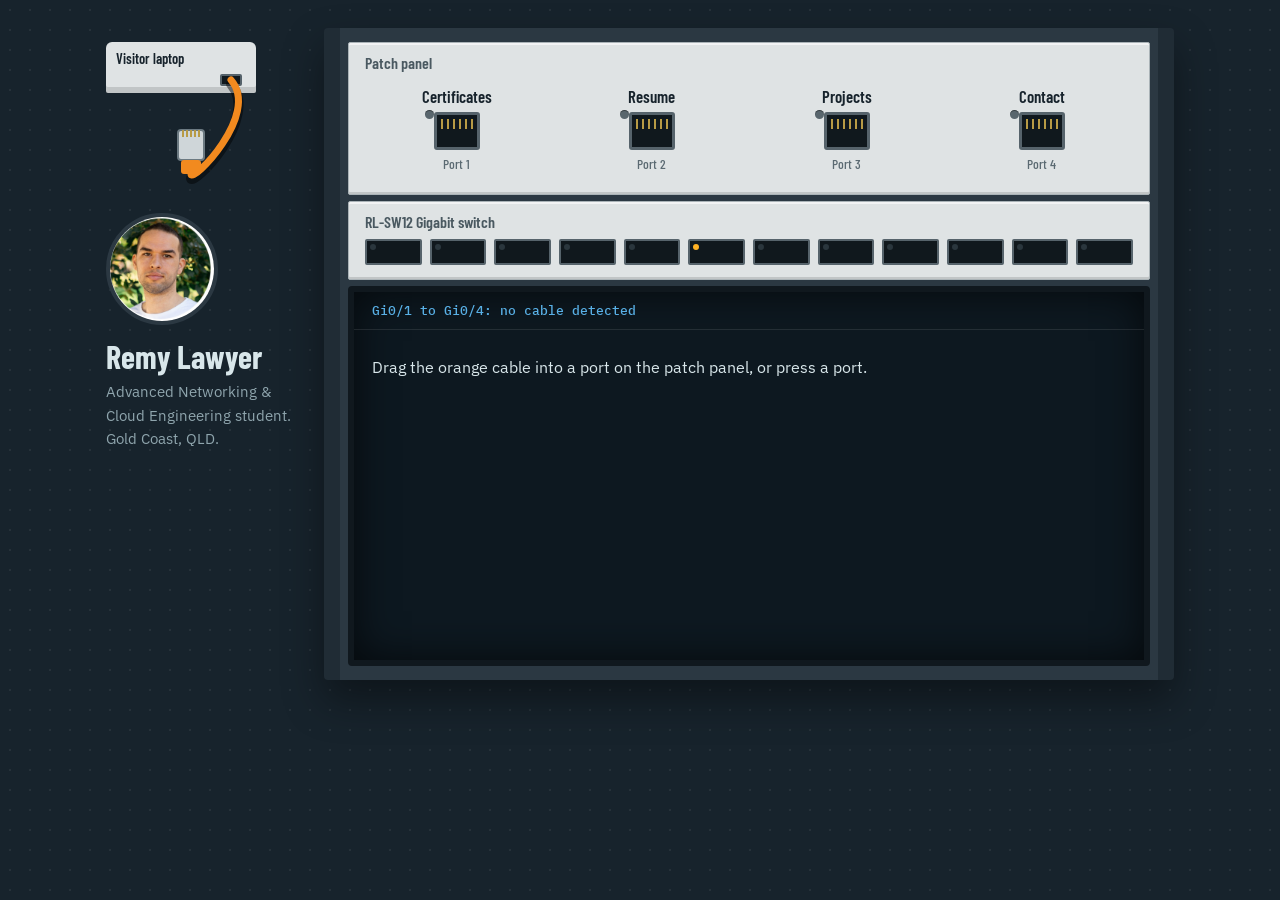
<file: index.html>
<!doctype html>
<html lang="en">
<head>
<meta charset="utf-8">
<meta name="viewport" content="width=device-width, initial-scale=1">
<title>Remy Lawyer | Networking & Cloud Portfolio</title>
<meta name="description" content="Portfolio of Remy Lawyer, Advanced Networking & Cloud Engineering student. Plug the cable into a port to open a section.">
<link rel="preconnect" href="https://fonts.googleapis.com"><link rel="preconnect" href="https://fonts.gstatic.com" crossorigin>
<link href="https://fonts.googleapis.com/css2?family=Barlow+Condensed:wght@500;600;700&family=IBM+Plex+Mono:wght@400;500&family=IBM+Plex+Sans:wght@400;500;600&display=swap" rel="stylesheet">
<link rel="stylesheet" href="css/style.css">
</head>
<body>
<main class="closet" id="closet">
  <aside class="visitor">
    <div class="laptop" aria-hidden="true"><span>Visitor laptop</span><i id="nic"></i></div>
    <div class="who">
    <img class="me" src="assets/remy.jpg" alt="Portrait of Remy Lawyer" width="112" height="112">
    <h1>Remy Lawyer</h1>
    <p>Advanced Networking & Cloud Engineering student. Gold Coast, QLD.</p>
    </div>
  </aside>
  <section class="rack" aria-label="Network rack. Plug the cable into a patch panel port to open a section">
    <div class="unit patch"><h2>Patch panel</h2><div class="ports" id="ports"></div></div>
    <div class="unit sw"><h2>RL-SW12 Gigabit switch</h2><div class="swports" id="sw"></div></div>
    <div class="display" id="screen" aria-live="polite">
      <div class="status" id="status"></div>
      <div class="view" id="view"></div>
    </div>
  </section>
  <svg class="cables" id="cables" aria-hidden="false">
    <path id="shadow" class="shadow"/><path id="cable" class="cable"/>
    <g id="plug" tabindex="0" role="button" aria-label="Network cable. Drag to a port, or use the left and right arrow keys to move between ports.">
      <g class="wig"><rect class="housing" x="-13" y="-20" width="26" height="30" rx="3"/>
      <path class="pins" d="M-8-20v7M-4-20v7M0-20v7M4-20v7M8-20v7"/><rect class="boot" x="-10" y="10" width="20" height="14" rx="3"/></g>
    </g>
  </svg>
</main>
<noscript><p style="padding:24px">This portfolio uses JavaScript. Resume PDF: <a href="resume/Remy_Lawyer_Resume.pdf">download</a>.</p></noscript>
<script src="js/app.js"></script>
</body>
</html>
</file>
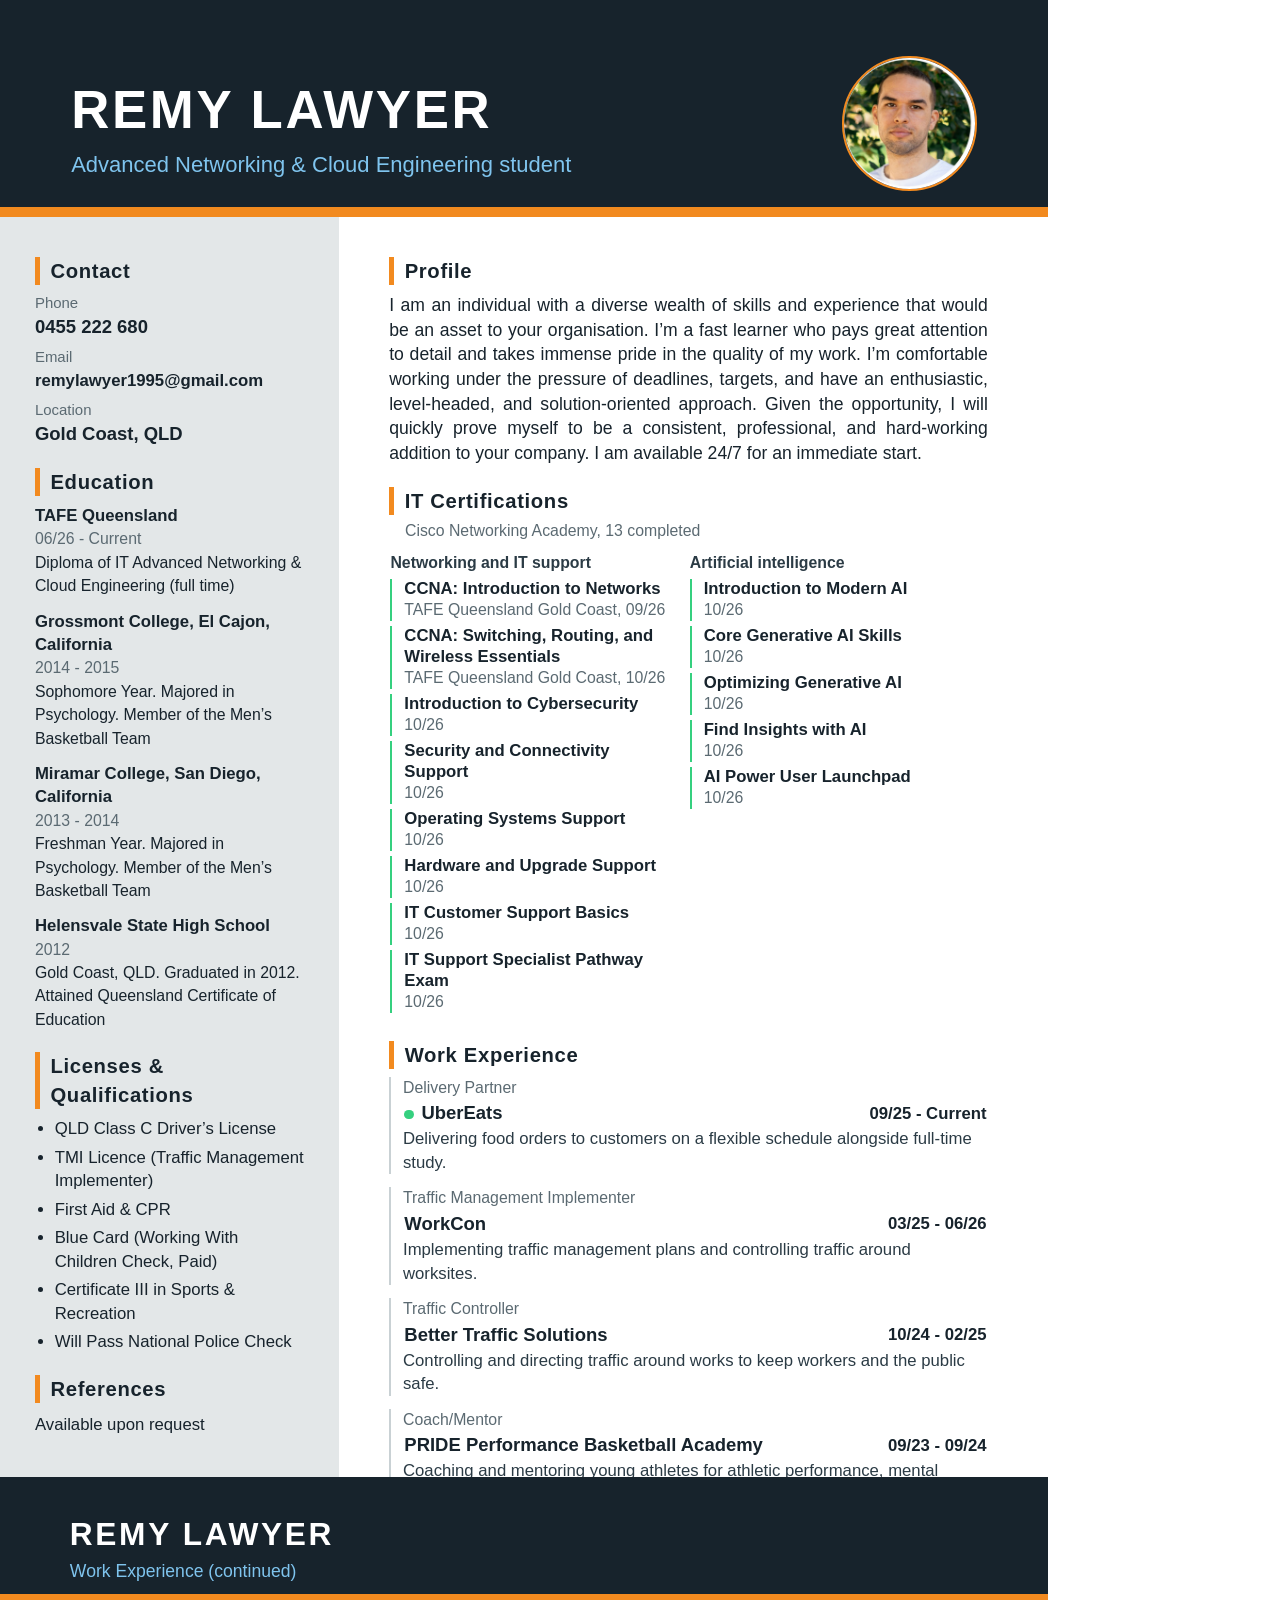
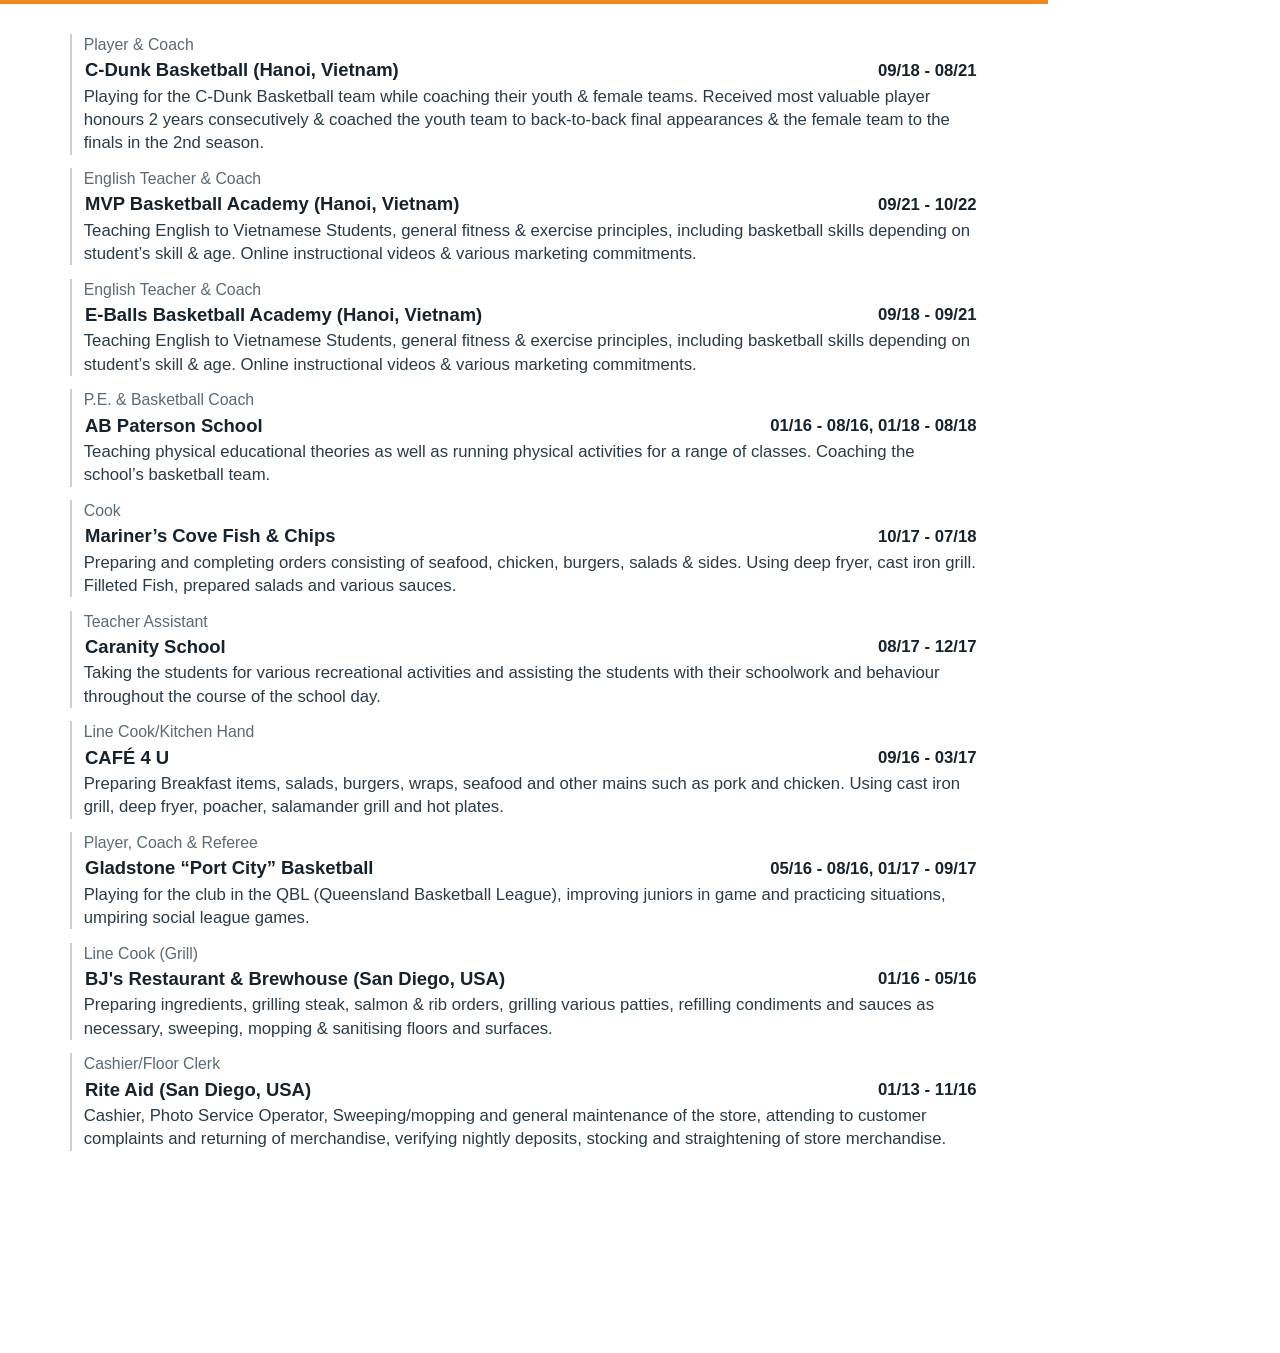
<file: resume/resume.html>
<!doctype html><html><head><meta charset="utf-8"><style>
@page{size:A4;margin:0}*{box-sizing:border-box}
body{zoom:1.32;margin:0;font-family:Carlito,Calibri,'Liberation Sans',sans-serif;font-size:10.5pt;color:#17232c;line-height:1.4}
.page{width:210mm;height:296mm;position:relative;overflow:hidden;page-break-after:always;background:#fff}
.hdr{background:#17232c;padding:11mm 14mm 0 14mm;height:42mm}
.hdr table{width:100%;border-collapse:collapse}.n{font-size:30pt;font-weight:bold;color:#fff;letter-spacing:2px}
.h{font-size:12.5pt;color:#7fc4ee;margin-top:2px}.ph{width:30mm;text-align:right}.ph img{width:27mm;height:27mm;border-radius:50%;border:2px solid #f28a1f}
.cab{height:2mm;background:#f28a1f;margin-top:-0.5mm}
.mini{height:24mm;padding:7mm 14mm 0}.mini .n{font-size:18pt}
.body{width:100%;border-collapse:collapse;table-layout:fixed}.side{width:68mm;background:#e3e7e8;vertical-align:top;padding:8mm 7mm;height:250mm}
.main{vertical-align:top;padding:8mm 12mm 0 10mm}
h2{font-size:11.5pt;margin:0 0 6px;padding-left:8px;border-left:4px solid #f28a1f;color:#17232c;letter-spacing:.5px}
.blk{margin-bottom:16px}.lab{font-size:8.5pt;color:#5b6a72}.ed{margin-bottom:9px;font-size:9.5pt}.dm{color:#5b6a72;font-size:9pt}.sm{font-size:9pt}
ul{margin:0;padding-left:15px;font-size:9.5pt}li{margin-bottom:4px}
.prof{font-size:10pt;text-align:justify}
.job{margin-bottom:10px;padding-left:9px;border-left:2px solid #c9d1d4;page-break-inside:avoid}
.role{font-size:9pt;color:#5b6a72}.ot{width:100%;border-collapse:collapse}.org{font-weight:bold;font-size:10.5pt}.dt{text-align:right;font-weight:bold;color:#17232c;font-size:9.5pt;white-space:nowrap}
.tx{font-size:9.5pt;color:#2b3b45}.led{display:inline-block;width:7px;height:7px;border-radius:50%;background:#35d07f;margin-right:6px}
.ct{width:100%;border-collapse:collapse}.ct td{width:50%;vertical-align:top;padding-right:8px}.gl{font-size:9pt;font-weight:bold;color:#2b3b45;margin:0 0 4px 0}.cc{margin-bottom:4px;font-size:9.5pt;line-height:1.25;padding-left:9px;border-left:2px solid #35d07f}
.full{padding:6mm 14mm 0 14mm}.port{display:inline-block;width:9px;height:9px;background:#10181d;border:1px solid #56636b;margin-left:4px}
</style></head><body>
<div class="page"><div class="hdr"><table><tr><td><div class="n">REMY LAWYER</div><div class="h">Advanced Networking &amp; Cloud Engineering student</div></td>
<td class="ph"><img src="../assets/remy.jpg"></td></tr></table></div><div class="cab"></div>
<table class="body"><tr><td class="side"><div class="blk"><h2>Contact</h2><div class="lab">Phone</div><b>0455 222 680</b><div class="lab" style="margin-top:5px">Email</div><b style="font-size:9.5pt">remylawyer1995@gmail.com</b><div class="lab" style="margin-top:5px">Location</div><b>Gold Coast, QLD</b></div><div class="blk"><h2>Education</h2><div class="ed"><b>TAFE Queensland</b><br><span class="dm">06/26 - Current</span><br><span class="sm">Diploma of IT Advanced Networking &amp; Cloud Engineering (full time)</span></div><div class="ed"><b>Grossmont College, El Cajon, California</b><br><span class="dm">2014 - 2015</span><br><span class="sm">Sophomore Year. Majored in Psychology. Member of the Men’s Basketball Team</span></div><div class="ed"><b>Miramar College, San Diego, California</b><br><span class="dm">2013 - 2014</span><br><span class="sm">Freshman Year. Majored in Psychology. Member of the Men’s Basketball Team</span></div><div class="ed"><b>Helensvale State High School</b><br><span class="dm">2012</span><br><span class="sm">Gold Coast, QLD. Graduated in 2012. Attained Queensland Certificate of Education</span></div></div><div class="blk"><h2>Licenses &amp; Qualifications</h2><ul><li>QLD Class C Driver’s License</li><li>TMI Licence (Traffic Management Implementer)</li><li>First Aid &amp; CPR</li><li>Blue Card (Working With Children Check, Paid)</li><li>Certificate III in Sports &amp; Recreation</li><li>Will Pass National Police Check</li></ul></div><div class="blk"><h2>References</h2><span style="font-size:9.5pt">Available upon request</span></div></td><td class="main"><div class="blk"><h2>Profile</h2><div class="prof">I am an individual with a diverse wealth of skills and experience that would be an asset to your organisation. I’m a fast learner who pays great attention to detail and takes immense pride in the quality of my work. I’m comfortable working under the pressure of deadlines, targets, and have an enthusiastic, level-headed, and solution-oriented approach. Given the opportunity, I will quickly prove myself to be a consistent, professional, and hard-working addition to your company. I am available 24/7 for an immediate start.</div></div><div class="blk"><h2>IT Certifications</h2><div class="dm" style="margin:-2px 0 6px 12px">Cisco Networking Academy, 13 completed</div><table class="ct"><tr><td><div class="gl">Networking and IT support</div><div class="cc"><b>CCNA: Introduction to Networks</b><br><span class="dm">TAFE Queensland Gold Coast, 09/26</span></div><div class="cc"><b>CCNA: Switching, Routing, and Wireless Essentials</b><br><span class="dm">TAFE Queensland Gold Coast, 10/26</span></div><div class="cc"><b>Introduction to Cybersecurity</b><br><span class="dm">10/26</span></div><div class="cc"><b>Security and Connectivity Support</b><br><span class="dm">10/26</span></div><div class="cc"><b>Operating Systems Support</b><br><span class="dm">10/26</span></div><div class="cc"><b>Hardware and Upgrade Support</b><br><span class="dm">10/26</span></div><div class="cc"><b>IT Customer Support Basics</b><br><span class="dm">10/26</span></div><div class="cc"><b>IT Support Specialist Pathway Exam</b><br><span class="dm">10/26</span></div></td><td><div class="gl">Artificial intelligence</div><div class="cc"><b>Introduction to Modern AI</b><br><span class="dm">10/26</span></div><div class="cc"><b>Core Generative AI Skills</b><br><span class="dm">10/26</span></div><div class="cc"><b>Optimizing Generative AI</b><br><span class="dm">10/26</span></div><div class="cc"><b>Find Insights with AI</b><br><span class="dm">10/26</span></div><div class="cc"><b>AI Power User Launchpad</b><br><span class="dm">10/26</span></div></td></tr></table></div><h2>Work Experience</h2><div class="job"><div class="role">Delivery Partner</div><table class="ot"><tr><td class="org"><span class="led"></span>UberEats</td><td class="dt">09/25 - Current</td></tr></table><div class="tx">Delivering food orders to customers on a flexible schedule alongside full-time study.</div></div><div class="job"><div class="role">Traffic Management Implementer</div><table class="ot"><tr><td class="org">WorkCon</td><td class="dt">03/25 - 06/26</td></tr></table><div class="tx">Implementing traffic management plans and controlling traffic around worksites.</div></div><div class="job"><div class="role">Traffic Controller</div><table class="ot"><tr><td class="org">Better Traffic Solutions</td><td class="dt">10/24 - 02/25</td></tr></table><div class="tx">Controlling and directing traffic around works to keep workers and the public safe.</div></div><div class="job"><div class="role">Coach/Mentor</div><table class="ot"><tr><td class="org">PRIDE Performance Basketball Academy</td><td class="dt">09/23 - 09/24</td></tr></table><div class="tx">Coaching and mentoring young athletes for athletic performance, mental strategies &amp; basketball related skills. Digital content for marketing &amp; educational purposes. Coaching ages from 7-30+ years of age.</div></div></td></tr></table></div>
<div class="page"><div class="hdr mini" style="height:24mm"><div class="n" style="font-size:18pt">REMY LAWYER</div><div class="h" style="font-size:10pt">Work Experience (continued)</div></div><div class="cab"></div>
<div class="full"><div class="job"><div class="role">Player &amp; Coach</div><table class="ot"><tr><td class="org">C-Dunk Basketball (Hanoi, Vietnam)</td><td class="dt">09/18 - 08/21</td></tr></table><div class="tx">Playing for the C-Dunk Basketball team while coaching their youth &amp; female teams. Received most valuable player honours 2 years consecutively &amp; coached the youth team to back-to-back final appearances &amp; the female team to the finals in the 2nd season.</div></div><div class="job"><div class="role">English Teacher &amp; Coach</div><table class="ot"><tr><td class="org">MVP Basketball Academy (Hanoi, Vietnam)</td><td class="dt">09/21 - 10/22</td></tr></table><div class="tx">Teaching English to Vietnamese Students, general fitness &amp; exercise principles, including basketball skills depending on student’s skill &amp; age. Online instructional videos &amp; various marketing commitments.</div></div><div class="job"><div class="role">English Teacher &amp; Coach</div><table class="ot"><tr><td class="org">E-Balls Basketball Academy (Hanoi, Vietnam)</td><td class="dt">09/18 - 09/21</td></tr></table><div class="tx">Teaching English to Vietnamese Students, general fitness &amp; exercise principles, including basketball skills depending on student’s skill &amp; age. Online instructional videos &amp; various marketing commitments.</div></div><div class="job"><div class="role">P.E. &amp; Basketball Coach</div><table class="ot"><tr><td class="org">AB Paterson School</td><td class="dt">01/16 - 08/16, 01/18 - 08/18</td></tr></table><div class="tx">Teaching physical educational theories as well as running physical activities for a range of classes. Coaching the school’s basketball team.</div></div><div class="job"><div class="role">Cook</div><table class="ot"><tr><td class="org">Mariner’s Cove Fish &amp; Chips</td><td class="dt">10/17 - 07/18</td></tr></table><div class="tx">Preparing and completing orders consisting of seafood, chicken, burgers, salads &amp; sides. Using deep fryer, cast iron grill. Filleted Fish, prepared salads and various sauces.</div></div><div class="job"><div class="role">Teacher Assistant</div><table class="ot"><tr><td class="org">Caranity School</td><td class="dt">08/17 - 12/17</td></tr></table><div class="tx">Taking the students for various recreational activities and assisting the students with their schoolwork and behaviour throughout the course of the school day.</div></div><div class="job"><div class="role">Line Cook/Kitchen Hand</div><table class="ot"><tr><td class="org">CAFÉ 4 U</td><td class="dt">09/16 - 03/17</td></tr></table><div class="tx">Preparing Breakfast items, salads, burgers, wraps, seafood and other mains such as pork and chicken. Using cast iron grill, deep fryer, poacher, salamander grill and hot plates.</div></div><div class="job"><div class="role">Player, Coach &amp; Referee</div><table class="ot"><tr><td class="org">Gladstone “Port City” Basketball</td><td class="dt">05/16 - 08/16, 01/17 - 09/17</td></tr></table><div class="tx">Playing for the club in the QBL (Queensland Basketball League), improving juniors in game and practicing situations, umpiring social league games.</div></div><div class="job"><div class="role">Line Cook (Grill)</div><table class="ot"><tr><td class="org">BJ&#x27;s Restaurant &amp; Brewhouse (San Diego, USA)</td><td class="dt">01/16 - 05/16</td></tr></table><div class="tx">Preparing ingredients, grilling steak, salmon &amp; rib orders, grilling various patties, refilling condiments and sauces as necessary, sweeping, mopping &amp; sanitising floors and surfaces.</div></div><div class="job"><div class="role">Cashier/Floor Clerk</div><table class="ot"><tr><td class="org">Rite Aid (San Diego, USA)</td><td class="dt">01/13 - 11/16</td></tr></table><div class="tx">Cashier, Photo Service Operator, Sweeping/mopping and general maintenance of the store, attending to customer complaints and returning of merchandise, verifying nightly deposits, stocking and straightening of store merchandise.</div></div></div></div></body></html>
</file>
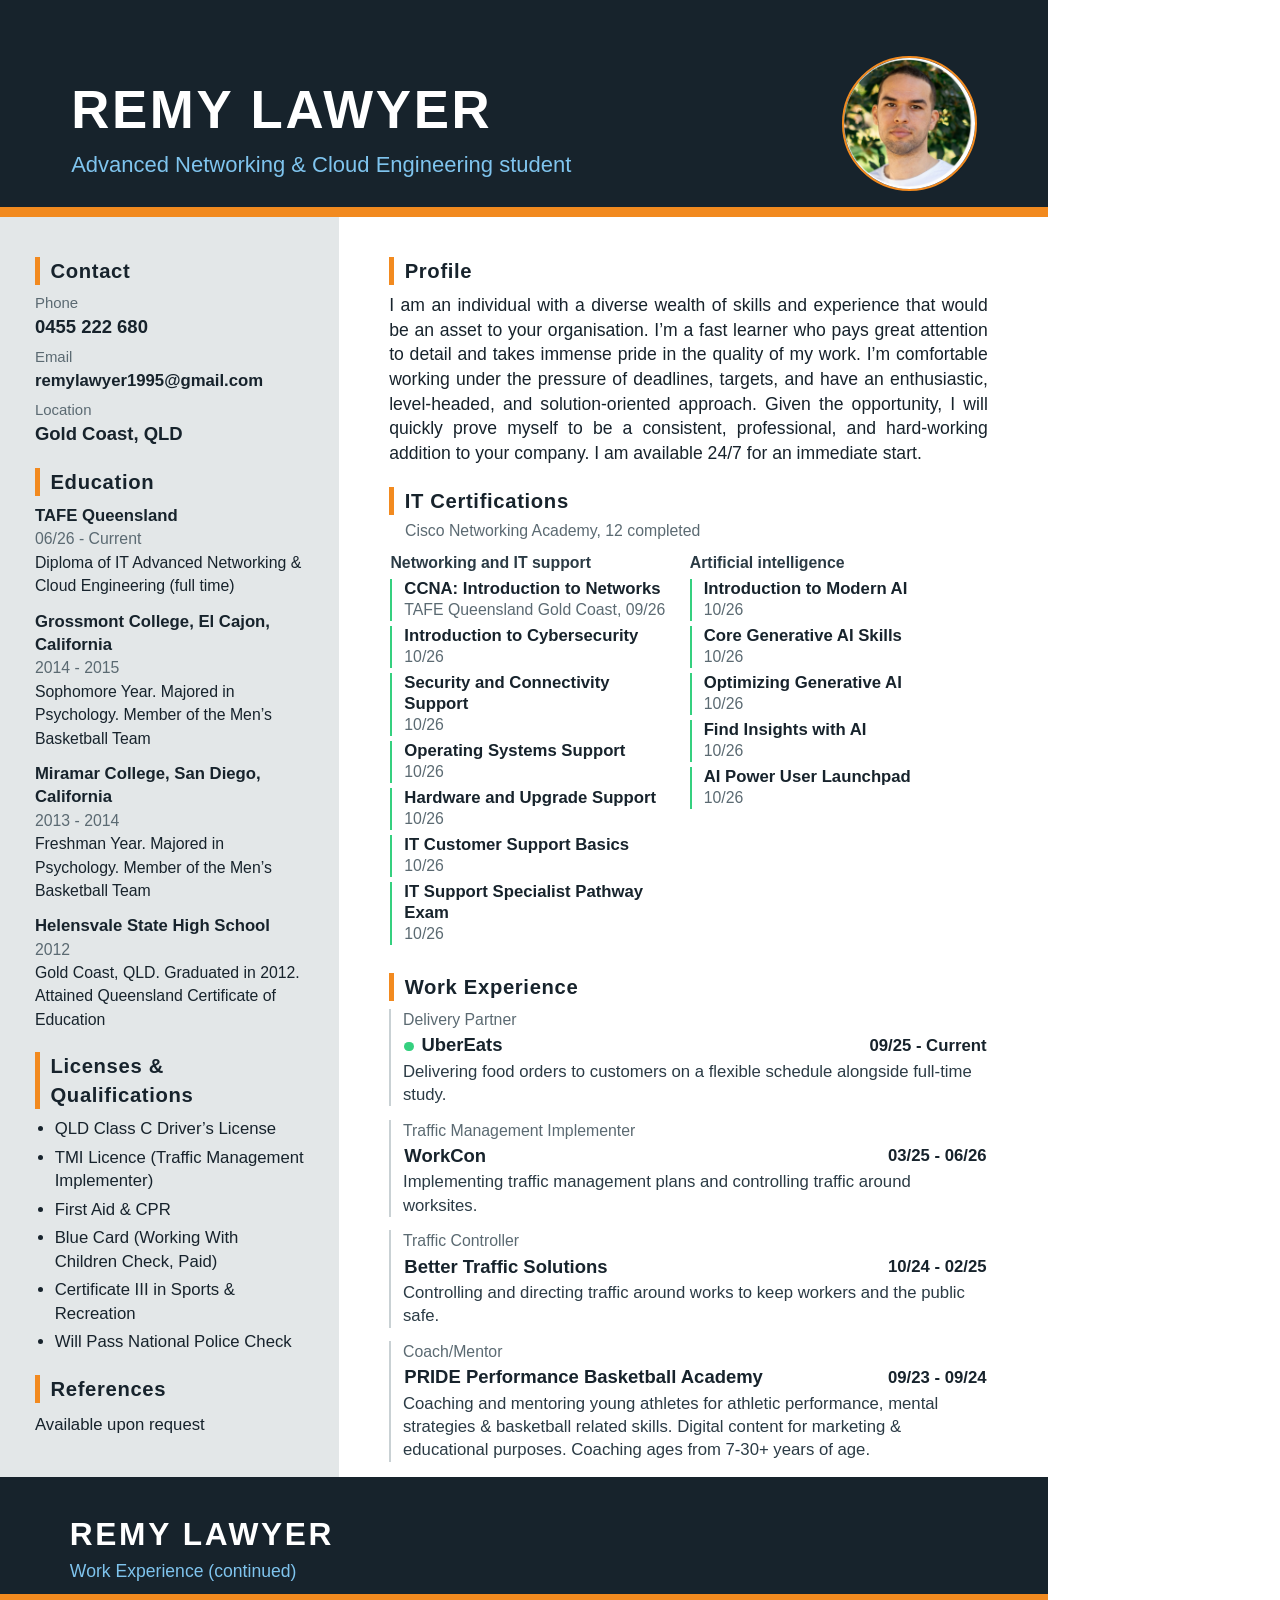
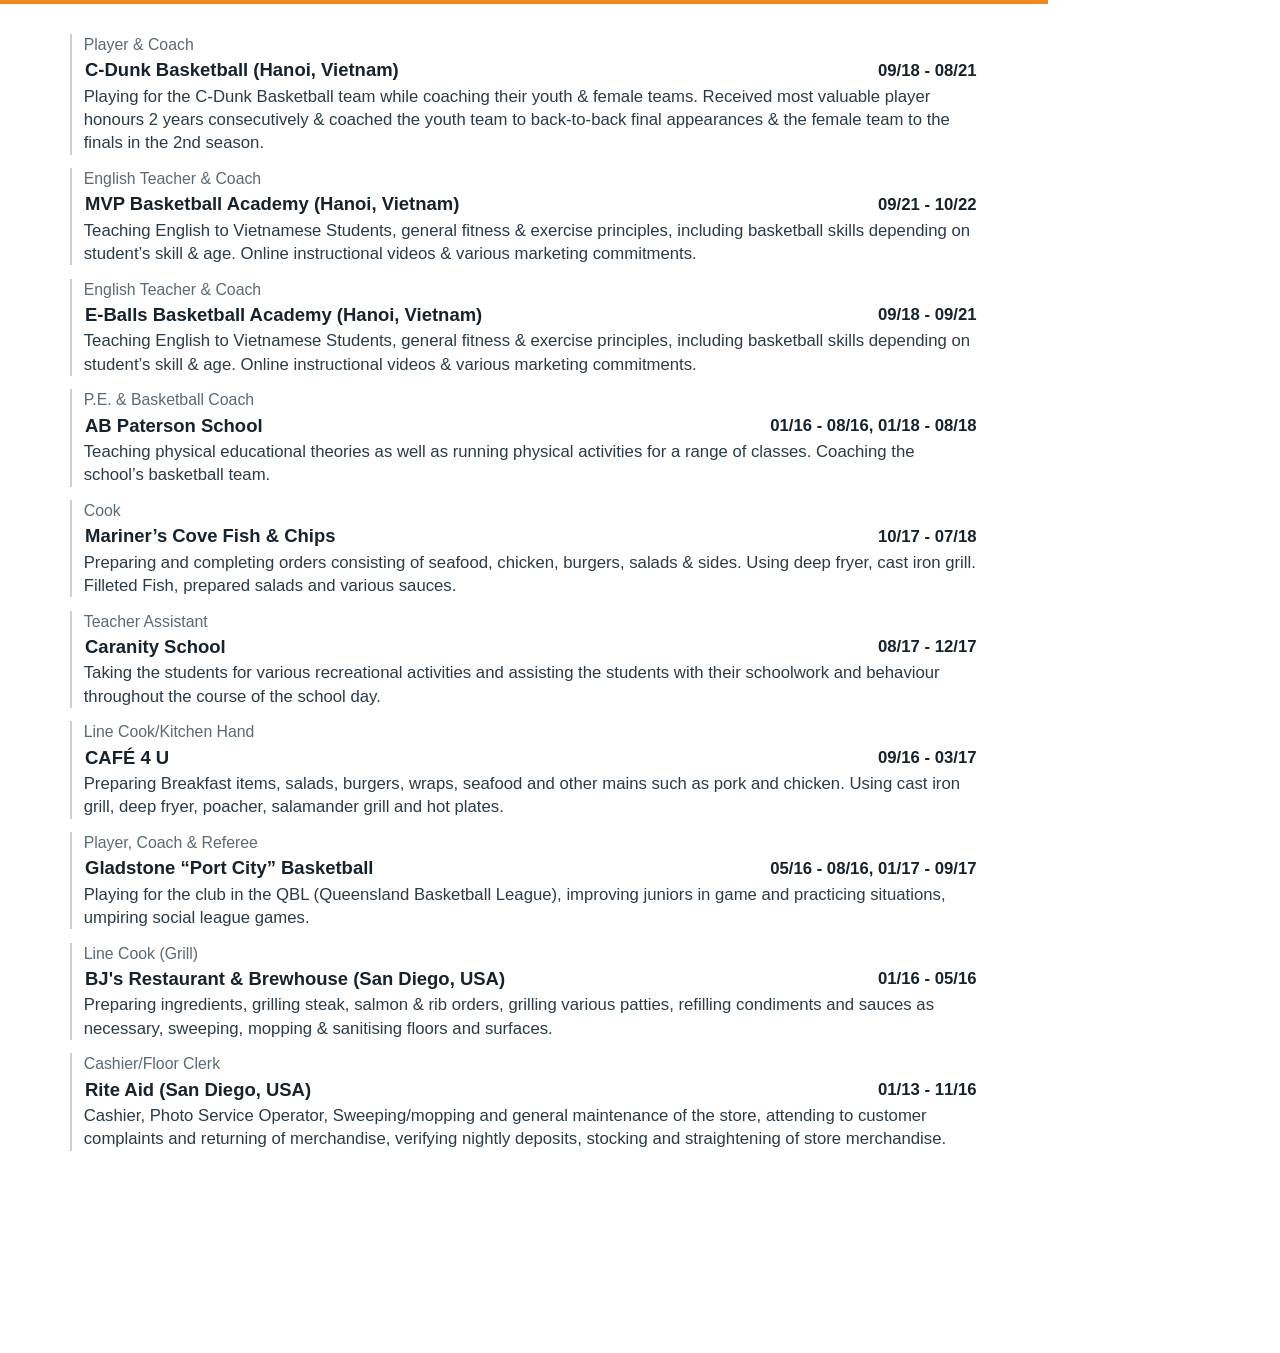
<file: rack/resume/resume.html>
<!doctype html><html><head><meta charset="utf-8"><style>
@page{size:A4;margin:0}*{box-sizing:border-box}
body{zoom:1.32;margin:0;font-family:Carlito,Calibri,'Liberation Sans',sans-serif;font-size:10.5pt;color:#17232c;line-height:1.4}
.page{width:210mm;height:296mm;position:relative;overflow:hidden;page-break-after:always;background:#fff}
.hdr{background:#17232c;padding:11mm 14mm 0 14mm;height:42mm}
.hdr table{width:100%;border-collapse:collapse}.n{font-size:30pt;font-weight:bold;color:#fff;letter-spacing:2px}
.h{font-size:12.5pt;color:#7fc4ee;margin-top:2px}.ph{width:30mm;text-align:right}.ph img{width:27mm;height:27mm;border-radius:50%;border:2px solid #f28a1f}
.cab{height:2mm;background:#f28a1f;margin-top:-0.5mm}
.mini{height:24mm;padding:7mm 14mm 0}.mini .n{font-size:18pt}
.body{width:100%;border-collapse:collapse;table-layout:fixed}.side{width:68mm;background:#e3e7e8;vertical-align:top;padding:8mm 7mm;height:250mm}
.main{vertical-align:top;padding:8mm 12mm 0 10mm}
h2{font-size:11.5pt;margin:0 0 6px;padding-left:8px;border-left:4px solid #f28a1f;color:#17232c;letter-spacing:.5px}
.blk{margin-bottom:16px}.lab{font-size:8.5pt;color:#5b6a72}.ed{margin-bottom:9px;font-size:9.5pt}.dm{color:#5b6a72;font-size:9pt}.sm{font-size:9pt}
ul{margin:0;padding-left:15px;font-size:9.5pt}li{margin-bottom:4px}
.prof{font-size:10pt;text-align:justify}
.job{margin-bottom:10px;padding-left:9px;border-left:2px solid #c9d1d4;page-break-inside:avoid}
.role{font-size:9pt;color:#5b6a72}.ot{width:100%;border-collapse:collapse}.org{font-weight:bold;font-size:10.5pt}.dt{text-align:right;font-weight:bold;color:#17232c;font-size:9.5pt;white-space:nowrap}
.tx{font-size:9.5pt;color:#2b3b45}.led{display:inline-block;width:7px;height:7px;border-radius:50%;background:#35d07f;margin-right:6px}
.ct{width:100%;border-collapse:collapse}.ct td{width:50%;vertical-align:top;padding-right:8px}.gl{font-size:9pt;font-weight:bold;color:#2b3b45;margin:0 0 4px 0}.cc{margin-bottom:4px;font-size:9.5pt;line-height:1.25;padding-left:9px;border-left:2px solid #35d07f}
.full{padding:6mm 14mm 0 14mm}.port{display:inline-block;width:9px;height:9px;background:#10181d;border:1px solid #56636b;margin-left:4px}
</style></head><body>
<div class="page"><div class="hdr"><table><tr><td><div class="n">REMY LAWYER</div><div class="h">Advanced Networking &amp; Cloud Engineering student</div></td>
<td class="ph"><img src="../assets/remy.jpg"></td></tr></table></div><div class="cab"></div>
<table class="body"><tr><td class="side"><div class="blk"><h2>Contact</h2><div class="lab">Phone</div><b>0455 222 680</b><div class="lab" style="margin-top:5px">Email</div><b style="font-size:9.5pt">remylawyer1995@gmail.com</b><div class="lab" style="margin-top:5px">Location</div><b>Gold Coast, QLD</b></div><div class="blk"><h2>Education</h2><div class="ed"><b>TAFE Queensland</b><br><span class="dm">06/26 - Current</span><br><span class="sm">Diploma of IT Advanced Networking &amp; Cloud Engineering (full time)</span></div><div class="ed"><b>Grossmont College, El Cajon, California</b><br><span class="dm">2014 - 2015</span><br><span class="sm">Sophomore Year. Majored in Psychology. Member of the Men’s Basketball Team</span></div><div class="ed"><b>Miramar College, San Diego, California</b><br><span class="dm">2013 - 2014</span><br><span class="sm">Freshman Year. Majored in Psychology. Member of the Men’s Basketball Team</span></div><div class="ed"><b>Helensvale State High School</b><br><span class="dm">2012</span><br><span class="sm">Gold Coast, QLD. Graduated in 2012. Attained Queensland Certificate of Education</span></div></div><div class="blk"><h2>Licenses &amp; Qualifications</h2><ul><li>QLD Class C Driver’s License</li><li>TMI Licence (Traffic Management Implementer)</li><li>First Aid &amp; CPR</li><li>Blue Card (Working With Children Check, Paid)</li><li>Certificate III in Sports &amp; Recreation</li><li>Will Pass National Police Check</li></ul></div><div class="blk"><h2>References</h2><span style="font-size:9.5pt">Available upon request</span></div></td><td class="main"><div class="blk"><h2>Profile</h2><div class="prof">I am an individual with a diverse wealth of skills and experience that would be an asset to your organisation. I’m a fast learner who pays great attention to detail and takes immense pride in the quality of my work. I’m comfortable working under the pressure of deadlines, targets, and have an enthusiastic, level-headed, and solution-oriented approach. Given the opportunity, I will quickly prove myself to be a consistent, professional, and hard-working addition to your company. I am available 24/7 for an immediate start.</div></div><div class="blk"><h2>IT Certifications</h2><div class="dm" style="margin:-2px 0 6px 12px">Cisco Networking Academy, 12 completed</div><table class="ct"><tr><td><div class="gl">Networking and IT support</div><div class="cc"><b>CCNA: Introduction to Networks</b><br><span class="dm">TAFE Queensland Gold Coast, 09/26</span></div><div class="cc"><b>Introduction to Cybersecurity</b><br><span class="dm">10/26</span></div><div class="cc"><b>Security and Connectivity Support</b><br><span class="dm">10/26</span></div><div class="cc"><b>Operating Systems Support</b><br><span class="dm">10/26</span></div><div class="cc"><b>Hardware and Upgrade Support</b><br><span class="dm">10/26</span></div><div class="cc"><b>IT Customer Support Basics</b><br><span class="dm">10/26</span></div><div class="cc"><b>IT Support Specialist Pathway Exam</b><br><span class="dm">10/26</span></div></td><td><div class="gl">Artificial intelligence</div><div class="cc"><b>Introduction to Modern AI</b><br><span class="dm">10/26</span></div><div class="cc"><b>Core Generative AI Skills</b><br><span class="dm">10/26</span></div><div class="cc"><b>Optimizing Generative AI</b><br><span class="dm">10/26</span></div><div class="cc"><b>Find Insights with AI</b><br><span class="dm">10/26</span></div><div class="cc"><b>AI Power User Launchpad</b><br><span class="dm">10/26</span></div></td></tr></table></div><h2>Work Experience</h2><div class="job"><div class="role">Delivery Partner</div><table class="ot"><tr><td class="org"><span class="led"></span>UberEats</td><td class="dt">09/25 - Current</td></tr></table><div class="tx">Delivering food orders to customers on a flexible schedule alongside full-time study.</div></div><div class="job"><div class="role">Traffic Management Implementer</div><table class="ot"><tr><td class="org">WorkCon</td><td class="dt">03/25 - 06/26</td></tr></table><div class="tx">Implementing traffic management plans and controlling traffic around worksites.</div></div><div class="job"><div class="role">Traffic Controller</div><table class="ot"><tr><td class="org">Better Traffic Solutions</td><td class="dt">10/24 - 02/25</td></tr></table><div class="tx">Controlling and directing traffic around works to keep workers and the public safe.</div></div><div class="job"><div class="role">Coach/Mentor</div><table class="ot"><tr><td class="org">PRIDE Performance Basketball Academy</td><td class="dt">09/23 - 09/24</td></tr></table><div class="tx">Coaching and mentoring young athletes for athletic performance, mental strategies &amp; basketball related skills. Digital content for marketing &amp; educational purposes. Coaching ages from 7-30+ years of age.</div></div></td></tr></table></div>
<div class="page"><div class="hdr mini" style="height:24mm"><div class="n" style="font-size:18pt">REMY LAWYER</div><div class="h" style="font-size:10pt">Work Experience (continued)</div></div><div class="cab"></div>
<div class="full"><div class="job"><div class="role">Player &amp; Coach</div><table class="ot"><tr><td class="org">C-Dunk Basketball (Hanoi, Vietnam)</td><td class="dt">09/18 - 08/21</td></tr></table><div class="tx">Playing for the C-Dunk Basketball team while coaching their youth &amp; female teams. Received most valuable player honours 2 years consecutively &amp; coached the youth team to back-to-back final appearances &amp; the female team to the finals in the 2nd season.</div></div><div class="job"><div class="role">English Teacher &amp; Coach</div><table class="ot"><tr><td class="org">MVP Basketball Academy (Hanoi, Vietnam)</td><td class="dt">09/21 - 10/22</td></tr></table><div class="tx">Teaching English to Vietnamese Students, general fitness &amp; exercise principles, including basketball skills depending on student’s skill &amp; age. Online instructional videos &amp; various marketing commitments.</div></div><div class="job"><div class="role">English Teacher &amp; Coach</div><table class="ot"><tr><td class="org">E-Balls Basketball Academy (Hanoi, Vietnam)</td><td class="dt">09/18 - 09/21</td></tr></table><div class="tx">Teaching English to Vietnamese Students, general fitness &amp; exercise principles, including basketball skills depending on student’s skill &amp; age. Online instructional videos &amp; various marketing commitments.</div></div><div class="job"><div class="role">P.E. &amp; Basketball Coach</div><table class="ot"><tr><td class="org">AB Paterson School</td><td class="dt">01/16 - 08/16, 01/18 - 08/18</td></tr></table><div class="tx">Teaching physical educational theories as well as running physical activities for a range of classes. Coaching the school’s basketball team.</div></div><div class="job"><div class="role">Cook</div><table class="ot"><tr><td class="org">Mariner’s Cove Fish &amp; Chips</td><td class="dt">10/17 - 07/18</td></tr></table><div class="tx">Preparing and completing orders consisting of seafood, chicken, burgers, salads &amp; sides. Using deep fryer, cast iron grill. Filleted Fish, prepared salads and various sauces.</div></div><div class="job"><div class="role">Teacher Assistant</div><table class="ot"><tr><td class="org">Caranity School</td><td class="dt">08/17 - 12/17</td></tr></table><div class="tx">Taking the students for various recreational activities and assisting the students with their schoolwork and behaviour throughout the course of the school day.</div></div><div class="job"><div class="role">Line Cook/Kitchen Hand</div><table class="ot"><tr><td class="org">CAFÉ 4 U</td><td class="dt">09/16 - 03/17</td></tr></table><div class="tx">Preparing Breakfast items, salads, burgers, wraps, seafood and other mains such as pork and chicken. Using cast iron grill, deep fryer, poacher, salamander grill and hot plates.</div></div><div class="job"><div class="role">Player, Coach &amp; Referee</div><table class="ot"><tr><td class="org">Gladstone “Port City” Basketball</td><td class="dt">05/16 - 08/16, 01/17 - 09/17</td></tr></table><div class="tx">Playing for the club in the QBL (Queensland Basketball League), improving juniors in game and practicing situations, umpiring social league games.</div></div><div class="job"><div class="role">Line Cook (Grill)</div><table class="ot"><tr><td class="org">BJ&#x27;s Restaurant &amp; Brewhouse (San Diego, USA)</td><td class="dt">01/16 - 05/16</td></tr></table><div class="tx">Preparing ingredients, grilling steak, salmon &amp; rib orders, grilling various patties, refilling condiments and sauces as necessary, sweeping, mopping &amp; sanitising floors and surfaces.</div></div><div class="job"><div class="role">Cashier/Floor Clerk</div><table class="ot"><tr><td class="org">Rite Aid (San Diego, USA)</td><td class="dt">01/13 - 11/16</td></tr></table><div class="tx">Cashier, Photo Service Operator, Sweeping/mopping and general maintenance of the store, attending to customer complaints and returning of merchandise, verifying nightly deposits, stocking and straightening of store merchandise.</div></div></div></div></body></html>
</file>
<file: css/style.css>
:root{--closet:#17232c;--rail:#2b3842;--face:#dfe3e4;--edge:#aab3b7;--ink:#17232c;--cable:#f28a1f;--ok:#35d07f;--warn:#ffb224;--glass:#0d1820;--text:#d8e6ea;--dim:#8fa5ad;--blue:#59b0e6}
*{box-sizing:border-box}
body{margin:0;min-height:100vh;color:var(--text);background:var(--closet) radial-gradient(#ffffff10 1px,transparent 1.5px) 0 0/20px 20px;font:16px/1.55 "IBM Plex Sans",system-ui,sans-serif}
a{color:var(--blue)} :focus-visible{outline:3px solid var(--blue);outline-offset:2px}
.closet{position:relative;max-width:1100px;margin:0 auto;padding:28px 16px 72px;display:grid;grid-template-columns:190px 1fr;gap:28px}
.visitor h1{font:700 2rem/1.1 "Barlow Condensed",sans-serif;margin:14px 0 6px}
.visitor p{margin:0;color:var(--dim);font-size:.95rem;max-width:22ch}
.me{border-radius:50%;display:block;border:4px solid var(--rail);background:#fff}
.visitor{padding-top:14px}.who{margin-top:120px}.laptop{width:150px;background:var(--face);color:var(--ink);border-radius:6px 6px 2px 2px;padding:8px 10px 26px;font:600 .9rem "Barlow Condensed",sans-serif;position:relative;box-shadow:inset 0 -6px #0002}
#nic{position:absolute;right:14px;bottom:7px;width:22px;height:12px;background:#10181d;border-radius:2px;border:2px solid #55626a}
.rack{background:var(--rail);border-inline:16px solid #202c35;border-radius:4px;padding:8px 0;box-shadow:0 20px 40px #0006;min-width:0}
.unit{position:relative;margin:6px 8px;padding:10px 16px 14px;background:var(--face);color:var(--ink);border:1px solid var(--edge);border-radius:2px;box-shadow:inset 0 2px #fff9,inset 0 -2px #0002}
.unit h2{margin:0 0 8px;font:600 1rem "Barlow Condensed",sans-serif;color:#4a5961}
.ports{display:grid;grid-template-columns:repeat(4,1fr);gap:12px}
.port{all:unset;box-sizing:border-box;cursor:pointer;text-align:center;padding:6px 4px 8px;border-radius:4px;font:600 1.05rem/1.2 "Barlow Condensed",sans-serif;position:relative}
.port:hover{background:#0001}.port:focus-visible{outline:3px solid #1d6fa5}
.port b{display:block;font-weight:500;color:#5b6a72;font-size:.85rem}
.jack{display:block;width:46px;height:38px;margin:6px auto;background:#10181d;border:3px solid #56636b;border-radius:3px;background-image:repeating-linear-gradient(90deg,transparent 0 4px,#b89b45 4px 6px);background-size:100% 10px;background-repeat:no-repeat;background-position:0 4px}
.led{position:absolute;top:30px;left:50%;margin-left:-32px;width:9px;height:9px;border-radius:50%;background:#59666d;box-shadow:inset 0 1px #0006}
.port.up .led{background:var(--ok);box-shadow:0 0 8px var(--ok)}.port.neg .led{background:var(--warn);animation:blink .25s steps(2) infinite}
.swports{display:grid;grid-template-columns:repeat(12,1fr);gap:8px}
.swports i{height:26px;border-radius:2px;background:#10181d;border:2px solid #56636b;position:relative}
.swports i::after{content:"";position:absolute;top:3px;left:3px;width:6px;height:6px;border-radius:50%;background:#2a363d}
.swports i.on::after{background:var(--ok);box-shadow:0 0 6px var(--ok)}.swports i.act::after{background:var(--warn)}
.display{margin:6px 8px;background:var(--glass);border:6px solid #10181e;border-radius:4px;min-height:380px;box-shadow:inset 0 0 40px #000a}
.status{padding:10px 18px;border-bottom:1px solid #ffffff18;font:500 .8rem "IBM Plex Mono",monospace;color:var(--blue);min-height:2.6em}
.view{padding:20px 18px 24px}
.view h3{font:600 1.5rem "Barlow Condensed",sans-serif;margin:0 0 4px}.view h4{margin:22px 0 8px;font:600 1.15rem "Barlow Condensed",sans-serif;color:var(--blue)}
.view p{margin:.3em 0;max-width:68ch}
.cards{display:grid;grid-template-columns:repeat(auto-fill,minmax(240px,1fr));gap:12px;margin-top:14px}
.card{background:#16262f;border-left:5px solid var(--ok);border-radius:3px;padding:12px 14px}
.card.progress{border-color:var(--warn)}.card h3{font-size:1.2rem;line-height:1.2}.card small{color:var(--dim);display:block}.card a{display:inline-block;margin-top:8px;font-size:.9rem}
.card.placeholder{border:2px dashed #4a5b64;background:none}.tag{display:inline-block;margin:6px 6px 0 0;padding:1px 8px;border:1px solid #4a5b64;border-radius:99px;font-size:.8rem;color:var(--dim)}
.btn{display:inline-block;margin:12px 10px 0 0;padding:8px 16px;background:var(--cable);color:#1d1203;font:600 1rem "Barlow Condensed",sans-serif;border:0;border-radius:3px;text-decoration:none;cursor:pointer}
details{border-top:1px solid #ffffff1c;padding:8px 0}summary{cursor:pointer;display:flex;gap:12px;justify-content:space-between;flex-wrap:wrap}
summary time{color:var(--dim);font-size:.9rem;white-space:nowrap}summary span{color:var(--dim)}details p{color:#b8cad0}
.dot{display:inline-block;width:8px;height:8px;border-radius:50%;background:var(--ok);margin-right:8px;box-shadow:0 0 6px var(--ok)}
.rows{display:grid;grid-template-columns:auto 1fr;gap:6px 18px;margin:14px 0}.rows dt{color:var(--dim)}.rows dd{margin:0}
pre{font:400 .85rem/1.5 "IBM Plex Mono",monospace;color:var(--ok);min-height:6.5em;margin:10px 0}
.cables{position:absolute;inset:0;width:100%;height:100%;pointer-events:none;overflow:visible}
.cable,.shadow{fill:none;stroke-linecap:round}.cable{stroke:var(--cable);stroke-width:7}.shadow{stroke:#0007;stroke-width:10;transform:translate(0,4px)}
#plug{pointer-events:auto;cursor:grab;touch-action:none}#plug.drag{cursor:grabbing}
.housing{fill:#cfd6d9;stroke:#6c7a82;stroke-width:2}.pins{stroke:#b89b45;stroke-width:2}.boot{fill:var(--cable)}
#plug:focus-visible{outline:none}#plug:focus-visible .housing{stroke:var(--blue);stroke-width:4}
.wig{transform-box:fill-box;transform-origin:50% 100%}.nudge .wig{animation:wig .9s 1.2s 2 ease-in-out}
@keyframes wig{25%{transform:rotate(-12deg)}75%{transform:rotate(12deg)}}@keyframes blink{50%{opacity:.2}}
@media(max-width:820px){.closet{grid-template-columns:1fr;gap:18px}.visitor{display:grid;grid-template-columns:112px 1fr;gap:0 16px;align-items:center}.visitor .me{grid-row:1/3}.visitor h1{margin:0}.laptop{order:3;grid-column:1/-1;margin-top:14px}.who{display:contents}
.ports{grid-template-columns:repeat(2,1fr)}.rack{border-inline-width:8px}.unit{padding-inline:10px}.swports{grid-template-columns:repeat(6,1fr)}}
@media(prefers-reduced-motion:reduce){*{animation:none!important}}
</file>
